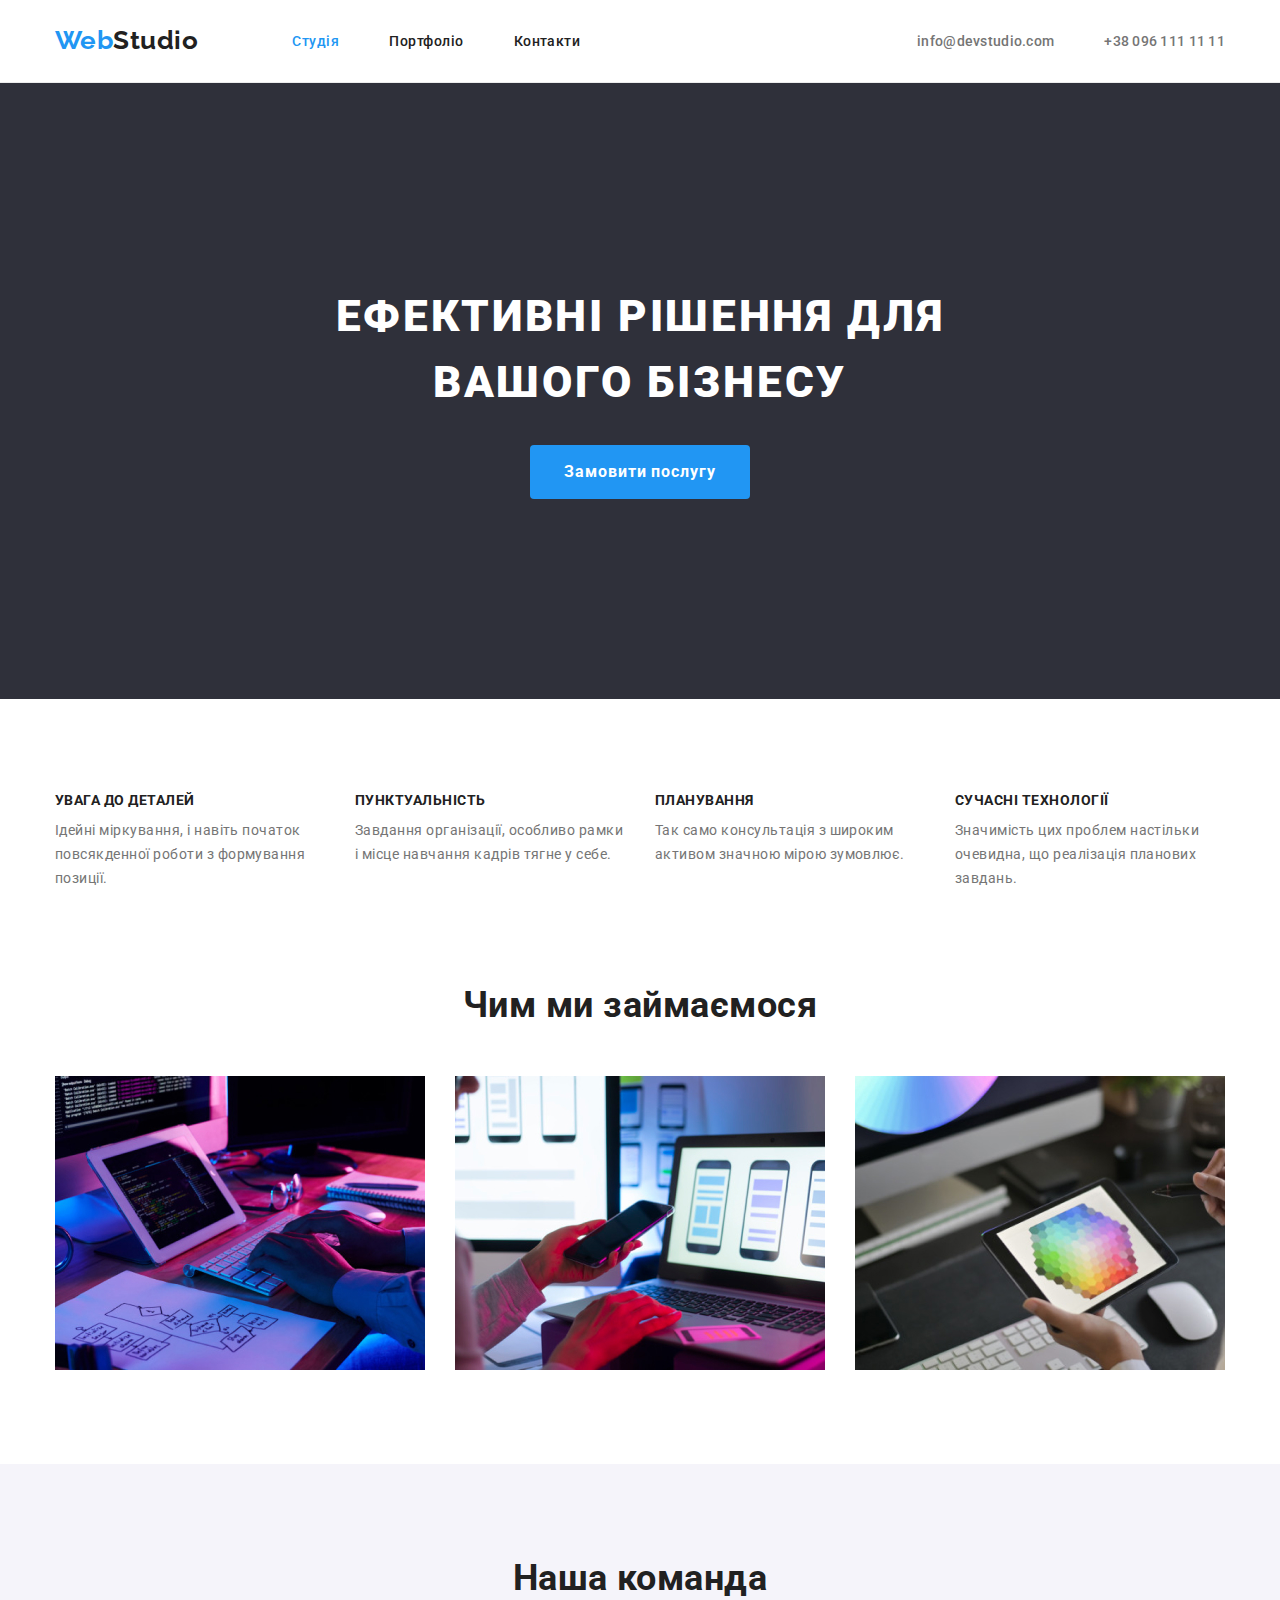
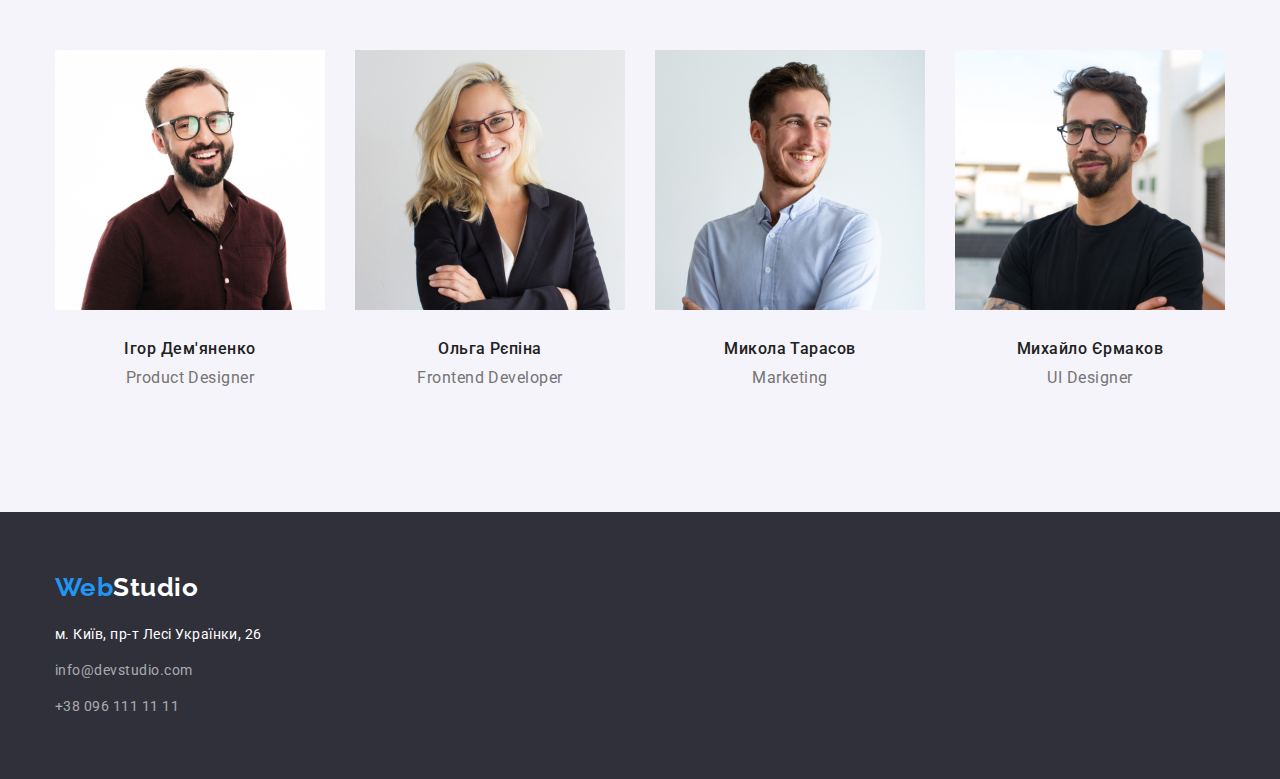
<file: index.html>
<!DOCTYPE html>
<html lang="uk">
  <head>
    <meta charset="UTF-8" />
    <meta http-equiv="X-UA-Compatible" content="IE=edge" />
    <meta name="viewport" content="width=device-width, initial-scale=1.0" />
    <title>Студія</title>
    <link rel="preconnect" href="https://fonts.googleapis.com" />
    <link rel="preconnect" href="https://fonts.gstatic.com" crossorigin />
    <link
      href="https://fonts.googleapis.com/css2?family=Raleway:wght@700&family=Roboto:wght@400;500;700;900&display=swap"
      rel="stylesheet"
    />
    <link
      rel="stylesheet"
      href="https://cdnjs.cloudflare.com/ajax/libs/modern-normalize/1.0.0/modern-normalize.min.css"
    />
    <link rel="stylesheet" href="./css/styles.css" />
  </head>
  <body>
    <!--Шапка-->
    <header class="header">
      <div class="container main-nav">
        <a href="" class="header-logo link"><span class="logo">Web</span>Studio</a>
        <nav>
          <ul class="site-nav list">
            <li class="item"><a href="./index.html" class="site-nav-item link current">Студія</a></li>
            <li class="item"><a href="./portfolio.html" class="site-nav-item link">Портфоліо</a></li>
            <lic class="item"><a href="" class="site-nav-item link">Контакти</a></li>
          </ul>
        </nav>
        <ul class="list contacts">
          <li class="item">
            <a href="mailto:info@devstudio.com" class="contact-link link">info@devstudio.com</a>
          </li>
          <li class="item"><a href="tel:+380961111111" class="contact-link link">+38 096 111 11 11</a></li>
        </ul>
      </div>
    </header>
    <main>
      <!--Герой-->
      <section class="hero">
        <div class="container">
          <h1 class="hero-title">Ефективні рішення для вашого бізнесу</h1>
          <button type="button" class="hero-button button">Замовити послугу</button>
        </div>
      </section>
      <!--Особливості-->
      <section class="about section">
        <div class="container">
          <h2 class="visually-hidden">Особливості</h2>
          <ul class="list about-list">
            <li class="item">
              <h3 class="about-subtitle">УВАГА ДО ДЕТАЛЕЙ</h3>
              <p class="about-text">
                Ідейні міркування, і навіть початок повсякденної роботи з формування позиції.
              </p>
            </li>
            <li class="item">
              <h3 class="about-subtitle">ПУНКТУАЛЬНІСТЬ</h3>
              <p class="about-text">
                Завдання організації, особливо рамки і місце навчання кадрів тягне у себе.
              </p>
            </li>
            <li class="item">
              <h3 class="about-subtitle">ПЛАНУВАННЯ</h3>
              <p class="about-text">
                Так само консультація з широким активом значною мірою зумовлює.
              </p>
            </li>
            <li class="item">
              <h3 class="about-subtitle">СУЧАСНІ ТЕХНОЛОГІЇ</h3>
              <p class="about-text">
                Значимість цих проблем настільки очевидна, що реалізація планових завдань.
              </p>
            </li>
          </ul>
        </div>
      </section>
      <!--Проекти-->
      <section class="projects section">
        <div class="container">
          <h2 class="projects-title">Чим ми займаємося</h2>
          <ul class="list works">
            <li class="item"><img class="img" src="./images/box_1.jpg" alt="Написання коду" width="370" class="photo"/></li>
            <li class="item"><img class="img" src="./images/box_2.jpg" alt="Розробка мобільних додатків" width="370" /></li>
            <li class="item"><img class="img" src="./images/box_3.jpg" alt="Розробка дизайну" width="370" /></li>
          </ul>
        </div>
      </section>
      <!--Команда-->
      <section class="team section">
        <div class="container">
          <h2 class="team-title">Наша команда</h2>
          <ul class="list workers">
            <li class="item">
              <img class="img" src="./images/team_member_1.jpg" alt="Ігор Дем'яненко" width="270" />
              <div class="team-description">
               <h3 class="team-member">Ігор Дем'яненко</h3>
               <p lang="en" class="position">Product Designer</p>
              </div>
            </li>
            <li class="item">
              <img class="img" src="./images/team_member_2.jpg" alt="Ольга Рєпіна" width="270" />
              <div class="team-description">
               <h3 class="team-member">Ольга Рєпіна</h3>
               <p lang="en" class="position">Frontend Developer</p>
              </div>
            </li>
            <li class="item">
              <img class="img" src="./images/team_member_3.jpg" alt="Микола Тарасов" width="270" />
              <div class="team-description">
               <h3 class="team-member">Микола Тарасов</h3>
               <p lang="en" class="position">Marketing</p>
              </div>
            </li>
            <li class="item">
              <img class="img" src="./images/team_member_4.jpg" alt="Михайло Єрмаков" width="270" />
              <div class="team-description">
               <h3 class="team-member" class="position">Михайло Єрмаков</h3>
               <p lang="en" class="position">UI Designer</p>
              </div>
            </li>
          </ul>
        </div>
      </section>
    </main>
    <!--Футер-->
   <footer class="footer">
      <div class="container foot-main">
        <a href="" class="header-logo link"
          ><span class="logo">Web</span><span class="footer-logo">Studio</span></a
        >
        <address>
          <ul class="list footer-list">
            <li class="item">
              <a
                href="https://goo.gl/maps/WLkPibH6AAruyhGU8"
                target="_blank"
                rel="noopener noreferrer nofollow "
                class="link map"
                >м. Київ, пр-т Лесі Українки, 26
              </a>
            </li>
            <li class="item">
              <a href="mailto:info@devstudio.com" class="link footer-contacts"
                >info@devstudio.com</a
              >
            </li>
            <li class="item"><a href="tel:+380961111111" class="link footer-contacts">+38 096 111 11 11</a></li>
          </ul>
        </address>
      </div>
    </footer>
  </body>
</html>
</file>
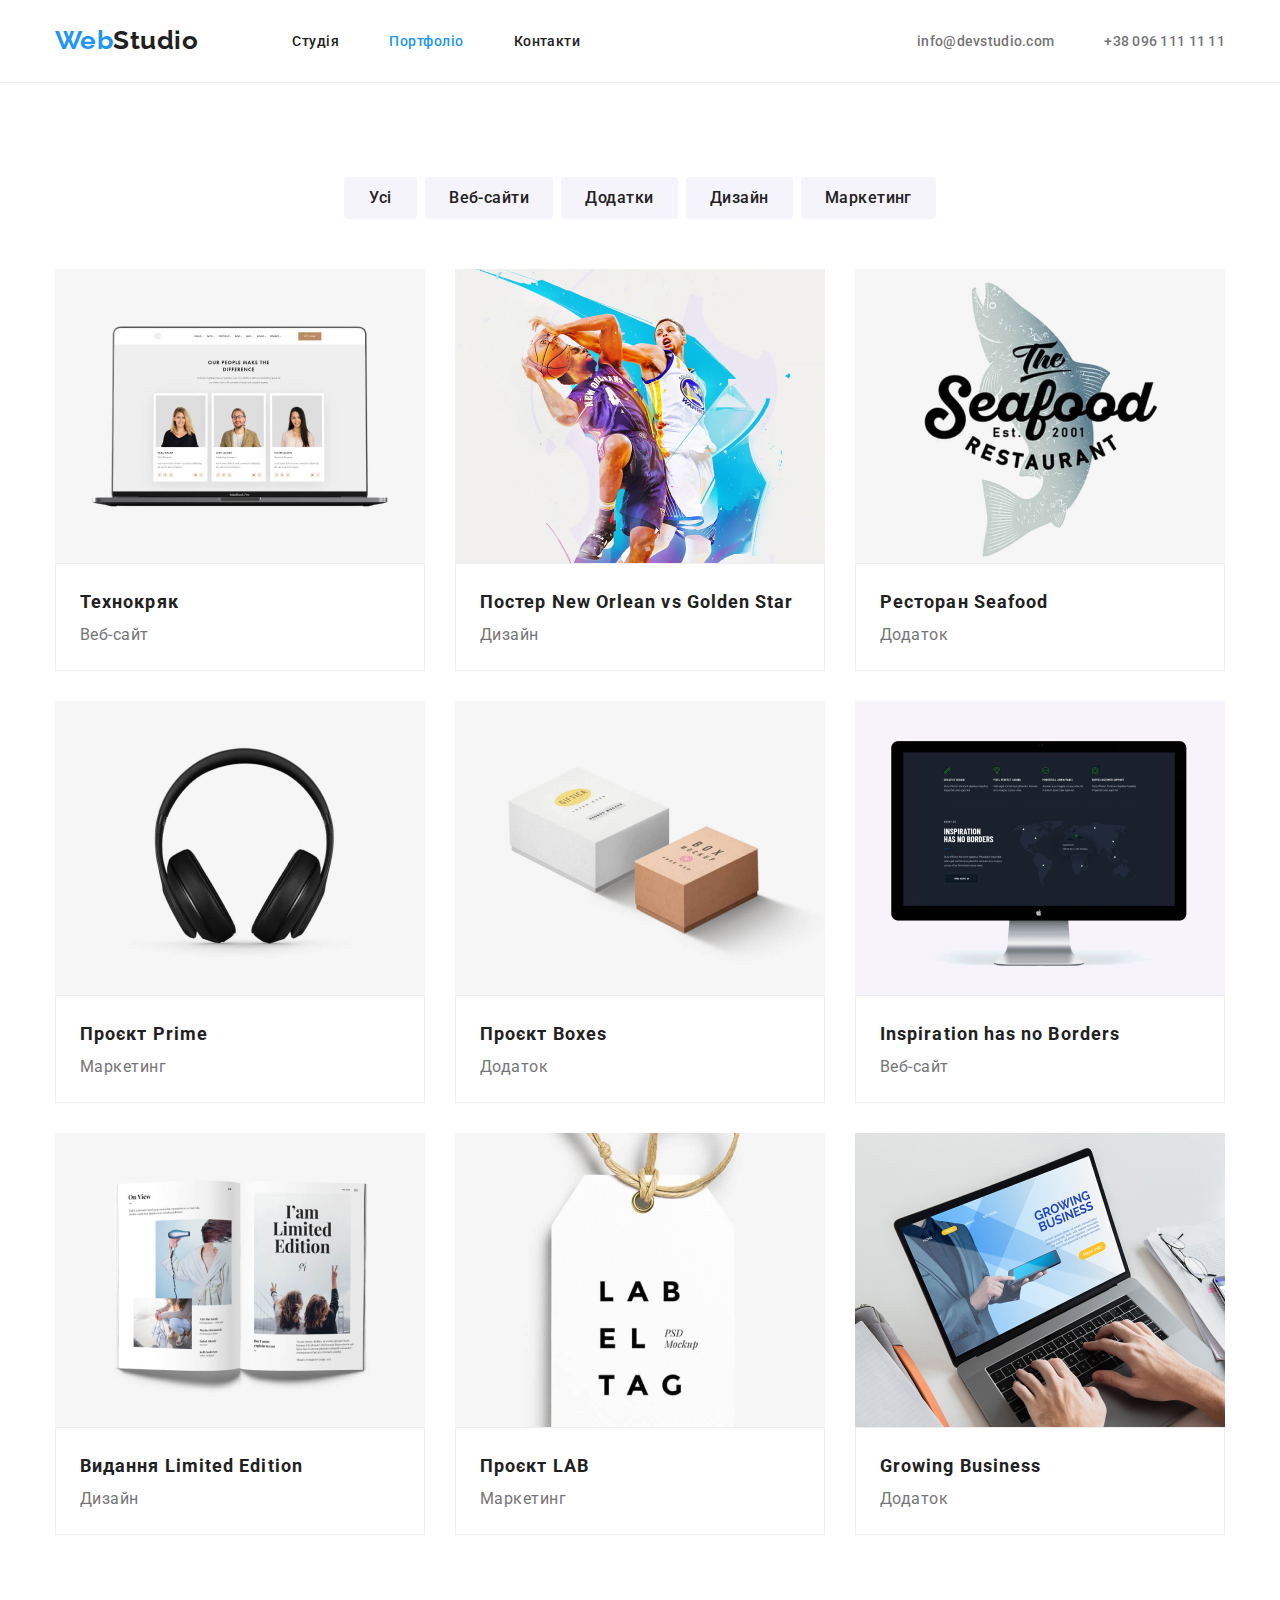
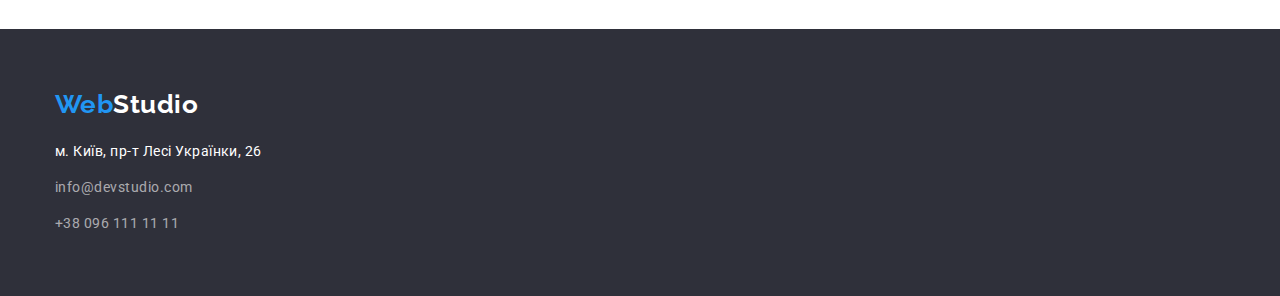
<file: portfolio.html>
<!DOCTYPE html>
<html lang="uk">
  <head>
    <meta charset="UTF-8" />
    <meta http-equiv="X-UA-Compatible" content="IE=edge" />
    <meta name="viewport" content="width=device-width, initial-scale=1.0" />
    <title>Портфоліо</title>
    <link rel="preconnect" href="https://fonts.googleapis.com" />
    <link rel="preconnect" href="https://fonts.gstatic.com" crossorigin />
    <link
      href="https://fonts.googleapis.com/css2?family=Raleway:wght@700&family=Roboto:wght@400;500;700;900&display=swap"
      rel="stylesheet"
    />
    <link
      rel="stylesheet"
      href="https://cdnjs.cloudflare.com/ajax/libs/modern-normalize/1.0.0/modern-normalize.min.css"
    />
    <link rel="stylesheet" href="./css/styles.css" />
  </head>
  <body>
    <!--Шапка-->
    <header class="header">
      <div class="container main-nav">
        <a href="" class="header-logo link"><span class="logo">Web</span>Studio</a>
        <nav>
          <ul class="site-nav list">
            <li class="item"><a href="./index.html" class="site-nav-item link">Студія</a></li>
            <li class="item"><a href="" class="site-nav-item link current">Портфоліо</a></li>
            <li class="item"><a href="" class="site-nav-item link">Контакти</a></li>
          </ul>
        </nav>
        <ul class="list contacts">
          <li class="item">
            <a href="mailto:info@devstudio.com" class="contact-link link">info@devstudio.com</a>
          </li>
          <li class="item">
            <a href="tel:+380961111111" class="contact-link link">+38 096 111 11 11</a>
          </li>
        </ul>
      </div>
    </header>
    <main>
      <!--Портфоліо-->
      <section class="portfolio section">
        <div class="container">
          <h1 class="visually-hidden">Портфоліо</h1>
          <ul class="list filter">
            <li class="item"><button type="button" class="button portfolio-button">Усі</button></li>
            <li class="item">
              <button type="button" class="button portfolio-button">Веб-сайти</button>
            </li>
            <li class="item">
              <button type="button" class="button portfolio-button">Додатки</button>
            </li>
            <li class="item">
              <button type="button" class="button portfolio-button">Дизайн</button>
            </li>
            <li class="item">
              <button type="button" class="button portfolio-button">Маркетинг</button>
            </li>
          </ul>
          <ul class="list portfolio-projects">
            <li class="item">
              <img src="./images/project_1.jpg" alt="Ноутбук" width="370" />
              <div class="portfolio-content">
                <h2 class="portfolio-title">Технокряк</h2>
                <p class="portfolio-filter">Веб-сайт</p>
              </div>
            </li>
            <li class="item">
              <img src="./images/project_2.jpg" alt="Постер" width="370" />
              <div class="portfolio-content">
                <h2 class="portfolio-title">Постер New Orlean vs Golden Star</h2>
                <p class="portfolio-filter">Дизайн</p>
              </div>
            </li>
            <li class="item">
              <img src="./images/project_3.jpg" alt="Ресторан" width="370" />
              <div class="portfolio-content">
                <h2 class="portfolio-title">Ресторан Seafood</h2>
                <p class="portfolio-filter">Додаток</p>
              </div>
            </li>
            <li class="item">
              <img src="./images/project_4.jpg" alt="Навушники" width="370" />
              <div class="portfolio-content">
                <h2 class="portfolio-title">Проєкт Prime</h2>
                <p class="portfolio-filter">Маркетинг</p>
              </div>
            </li>
            <li class="item">
              <img src="./images/project_5.jpg" alt="Коробки" width="370" />
              <div class="portfolio-content">
                <h2 class="portfolio-title">Проєкт Boxes</h2>
                <p class="portfolio-filter">Додаток</p>
              </div>
            </li>
            <li class="item">
              <img src="./images/project_6.jpg" alt="Стаціонарний комп'ютер" width="370" />
              <div class="portfolio-content">
                <h2 lang="en" class="portfolio-title">Inspiration has no Borders</h2>
                <p class="portfolio-filter">Веб-сайт</p>
              </div>
            </li>
            <li class="item">
              <img src="./images/project_7.jpg" alt="Відкрита книга" width="370" />
              <div class="portfolio-content">
                <h2 class="portfolio-title">Видання Limited Edition</h2>
                <p class="portfolio-filter">Дизайн</p>
              </div>
            </li>
            <li class="item">
              <img src="./images/project_8.jpg" alt="Етикетка" width="370" />
              <div class="portfolio-content">
                <h2 class="portfolio-title">Проєкт LAB</h2>
                <p class="portfolio-filter">Маркетинг</p>
              </div>
            </li>
            <li class="item">
              <img src="./images/project_9.jpg" alt="Руки на клавіатурі ноутбука" width="370" />
              <div class="portfolio-content">
                <h2 lang="en" class="portfolio-title">Growing Business</h2>
                <p class="portfolio-filter">Додаток</p>
              </div>
            </li>
          </ul>
        </div>
      </section>
    </main>
    <!--Футер-->
    <footer class="footer">
      <div class="container foot-main">
        <a href="" class="header-logo link"
          ><span class="logo">Web</span><span class="footer-logo">Studio</span></a
        >
        <address>
          <ul class="list footer-list">
            <li class="item">
              <a
                href="https://goo.gl/maps/WLkPibH6AAruyhGU8"
                target="_blank"
                rel="noopener noreferrer nofollow "
                class="link map"
                >м. Київ, пр-т Лесі Українки, 26
              </a>
            </li>
            <li class="item">
              <a href="mailto:info@devstudio.com" class="link footer-contacts"
                >info@devstudio.com</a
              >
            </li>
            <li class="item">
              <a href="tel:+380961111111" class="link footer-contacts">+38 096 111 11 11</a>
            </li>
          </ul>
        </address>
      </div>
    </footer>
  </body>
</html>
</file>
<file: css/styles.css>
/* Цвет основного текста #212121 */
/* Вторичный цвет текста #757575 */
/* Акцентный цвет #2196F3 */
/* Белый #FFFFFF */
/* фон - #F5F5F5 */
/* Вторичный фон #F5F4FA */
:root {
  --main-text-color: #757575;
  --secondary-text-color: #212121;
  --accent-color: #2196f3;
  --main-color: #ffffff;
  --dark-background-color: #2f303a;
  --main-background-color: #f5f5f5;
  --main-font: 'Roboto', sans-serif;
  --element-gap: 30px;
}
body {
  font-family: var(--main-font);
  letter-spacing: 0.03em;
  color: var(--secondary-text-color);
}

/* ----------Загальні класи---------- */
.container {
  width: 1200px;
  text-align: center;
  margin-left: auto;
  margin-right: auto;
  /* outline: 1px solid tomato; */
  padding-left: 15px;
  padding-right: 15px;
}

h1,
h2,
h3,
p {
  margin-bottom: 0;
  margin-top: 0;
}
img {
  display: block;
  max-width: 100%;
}

.section {
  padding-top: 94px;
  padding-bottom: 94px;
}
.list {
  list-style: none;
  margin: 0;
  padding: 0;
}
.link {
  text-decoration: none;
}
.button {
  display: inline-block;
  font-family: inherit;
  cursor: pointer;
  border-radius: 4px;
  text-align: center;
  border-color: transparent;
  min-width: 73px;
}
.button:hover,
.button:focus {
  background-color: var(--accent-color);
}
.visually-hidden {
  position: absolute;
  width: 1px;
  height: 1px;
  margin: -1px;
  border: 0;
  padding: 0;

  white-space: nowrap;
  overflow: hidden;
}

.about,
.projects {
  background: var(--main-color);
}

/* -----------Шапка----------- */
.header {
  background-color: var(--main-color);
  border-bottom: 1px solid #ececec;
}

.header-logo {
  font-family: 'Raleway', sans-serif;
  font-weight: 700;
  font-size: 26px;
  line-height: 1.2;

  color: var(--secondary-text-color);
}

.logo {
  color: var(--accent-color);
}

.contact-link {
  font-weight: 500;
  font-size: 14px;
  line-height: 1.14;
  letter-spacing: 0.02em;
  padding-top: 32px;
  padding-bottom: 32px;

  color: var(--main-text-color);
}
.contact-link:hover,
.contact-link:focus {
  color: var(--accent-color);
}
.main-nav {
  display: flex;
  align-items: center;
}
.contacts {
  display: flex;
  margin-left: auto;
}
.contacts .item + .item {
  margin-left: 50px;
}
/* ----------Site nav---------- */

.site-nav {
  display: flex;
  margin-left: 94px;
}

.site-nav .link {
  color: var(--secondary-text-color);
}
.site-nav .link:hover,
.site-nav .link:focus {
  color: var(--accent-color);
}
.site-nav .link.current {
  color: var(--accent-color);
}

.site-nav-item {
  display: block;
  font-weight: 500;
  font-size: 14px;
  line-height: 1.14;
  padding-top: 34px;
  padding-bottom: 32px;
}

.site-nav .item:not(:last-child) {
  margin-right: 50px;
}

/* ---------- Герой ----------*/
.hero {
  background: var(--dark-background-color);
  padding-top: 200px;
  padding-bottom: 200px;
}

.hero-title {
  margin-bottom: 30px;
  font-weight: 900;
  font-size: 44px;
  line-height: 1.5;
  letter-spacing: 0.06em;
  text-transform: uppercase;
  max-width: 696px;
  margin-left: auto;
  margin-right: auto;

  color: var(--main-color);
}
.hero-button {
  font-weight: 700;
  font-size: 16px;
  line-height: 1.87;
  letter-spacing: 0.06em;
  color: var(--main-color);
  background-color: var(--accent-color);
  padding: 10px 32px;
}

/* -----------Особливості----------- */

.about-subtitle {
  font-size: 14px;
  line-height: 1.14;
  text-transform: uppercase;

  color: var(--secondary-text-color);
}

.about {
  padding-bottom: 0;
}
.about-text {
  font-size: 14px;
  line-height: 1.71;
  margin-top: 10px;

  color: var(--main-text-color);
}

.about-list {
  display: flex;
  text-align: left;
}
.about-list .item + .item {
  margin-left: var(--element-gap);
}

.about-list .item {
  width: 270px;
}
/* -----------Проекти-----------*/
.projects {
  padding-bottom: 94px;
}
.projects-title {
  font-size: 36px;
  line-height: 1.16;
  margin-bottom: 50px;
  color: var(--secondary-text-color);
}
.works {
  display: flex;
}

.works .item + .item {
  margin-left: var(--element-gap);
}
/* -----------Команда----------- */
.workers {
  display: flex;
}

.workers .item + .item {
  margin-left: var(--element-gap);
}

.workers .item {
  width: 270px;
}

.team {
  background-color: #f5f4fa;
}

.team-description {
  padding-bottom: 30px;
  padding-top: 30px;
}
.team-title {
  font-size: 36px;
  line-height: 1.16;
  margin-bottom: 50px;
  color: var(--secondary-text-color);
}
.team-member {
  font-weight: 500;
  font-size: 16px;
  line-height: 1.18;

  color: var(--secondary-text-color);
}
.position {
  font-size: 16px;
  line-height: 1.18;
  margin-top: 10px;

  color: var(--main-text-color);
}

/*----------- Футер----------- */
.footer {
  background-color: var(--dark-background-color);
  padding-top: 60px;
  padding-bottom: 60px;
}
.foot-main {
  text-align: left;
}
.footer-list {
  margin-top: 20px;
}
.footer-contacts {
  color: rgba(255, 255, 255, 0.6);
  display: block;
}
.footer-list .item + .item {
  margin-top: 12px;
}
.footer-logo {
  color: var(--main-color);
}
.map,
.footer-contacts {
  font-style: normal;
  font-weight: 400;
  font-size: 14px;
  line-height: 1.71;
}

.map {
  color: var(--main-color);
}

.footer-contacts:hover,
.footer-contacts:focus {
  color: var(--accent-color);
}

/* -----------Секція Портфоліо----------- */
.portfolio {
  background-color: var(--main-color);
}
.filter {
  display: flex;
  justify-content: center;
  margin-bottom: 50px;
}
.filter .item + .item {
  margin-left: 8px;
}
.portfolio-projects {
  display: flex;
  flex-wrap: wrap;
  margin-left: calc(-1 * var(--element-gap));
  margin-top: calc(-1 * var(--element-gap));
}
.portfolio-projects > .item {
  /* outline: 1px solid tomato; */
  flex-basis: calc(100% / 3 - var(--element-gap));
  margin-left: var(--element-gap);
  margin-top: var(--element-gap);
}
.portfolio-title {
  font-size: 18px;
  line-height: 2;
  letter-spacing: 0.06em;

  color: var(--secondary-text-color);
}
.portfolio-content {
  padding: 20px 24px;
  text-align: left;
  border: 1px solid #eeeeee;
}
.portfolio-filter {
  font-size: 16px;
  line-height: 1.88;

  color: var(--main-text-color);
}

.portfolio-button {
  color: var(--secondary-text-color);
  background-color: #f5f4fa;
  font-weight: 500;
  font-size: 16px;
  line-height: 1.62;
  text-align: center;
  letter-spacing: 0.03em;
  padding: 6px 22px;
}

.portfolio-button:hover,
.portfolio-button:focus {
  color: var(--main-color);
  background-color: var(--accent-color);
}
</file>
